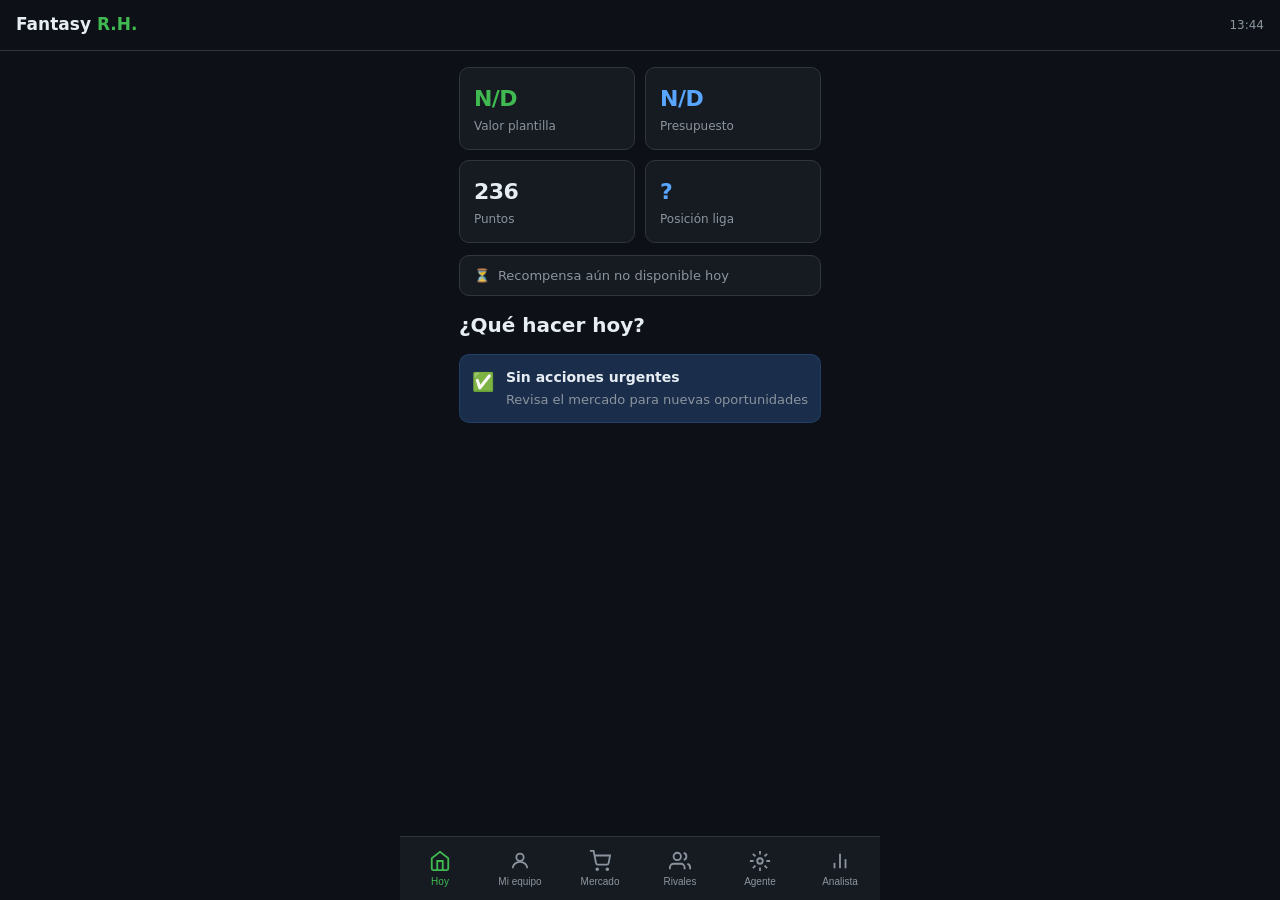
<file: index.html>
<!DOCTYPE html>
<html lang="es">
<head>
<meta charset="UTF-8">
<meta name="viewport" content="width=device-width, initial-scale=1.0, maximum-scale=1.0">
<meta name="apple-mobile-web-app-capable" content="yes">
<meta name="theme-color" content="#0d1117">
<title>Fantasy R.H.</title>
<style>
  :root {
    --bg: #0d1117; --surface: #161b22; --surface2: #1c2128; --border: #30363d;
    --text: #e6edf3; --muted: #8b949e;
    --green: #3fb950; --green-dim: #1a4a24;
    --red: #f85149; --red-dim: #4a1a1a;
    --amber: #d29922; --amber-dim: #3d2a00;
    --blue: #58a6ff; --blue-dim: #1a2d4a;
    --purple: #bc8cff; --purple-dim: #2d1a4a;
    --radius: 10px; --nav-h: 64px;
  }
  * { box-sizing: border-box; margin: 0; padding: 0; }
  html, body { height: 100%; background: var(--bg); color: var(--text); font-family: -apple-system, BlinkMacSystemFont, system-ui, sans-serif; font-size: 15px; line-height: 1.5; }
  body { display: flex; flex-direction: column; }
  header { position: sticky; top: 0; z-index: 100; background: var(--bg); border-bottom: 1px solid var(--border); padding: 12px 16px; display: flex; align-items: center; justify-content: space-between; }
  .logo { font-size: 17px; font-weight: 600; }
  .logo span { color: var(--green); }
  .updated { font-size: 12px; color: var(--muted); }
  main { flex: 1; overflow-y: auto; padding: 0 0 calc(var(--nav-h) + 16px); }
  nav { position: fixed; bottom: 0; left: 0; right: 0; height: var(--nav-h); background: var(--surface); border-top: 1px solid var(--border); display: flex; align-items: center; z-index: 100; }
  nav button { flex: 1; background: none; border: none; color: var(--muted); font-size: 10px; padding: 8px 4px; cursor: pointer; display: flex; flex-direction: column; align-items: center; gap: 4px; transition: color .15s; }
  nav button.active { color: var(--green); }
  nav button svg { width: 22px; height: 22px; }
  .section { display: none; padding: 16px; }
  .section.active { display: block; }
  .card { background: var(--surface); border: 1px solid var(--border); border-radius: var(--radius); padding: 14px 16px; margin-bottom: 12px; }
  .card-title { font-size: 13px; color: var(--muted); margin-bottom: 8px; }
  .summary-grid { display: grid; grid-template-columns: 1fr 1fr; gap: 10px; margin-bottom: 12px; }
  .stat-box { background: var(--surface); border: 1px solid var(--border); border-radius: var(--radius); padding: 14px; }
  .stat-value { font-size: 22px; font-weight: 700; letter-spacing: -0.5px; }
  .stat-label { font-size: 12px; color: var(--muted); margin-top: 2px; }
  .section-title { font-size: 18px; font-weight: 700; margin-bottom: 14px; }
  .today-header { font-size: 20px; font-weight: 700; margin-bottom: 14px; }
  .action-item { display: flex; align-items: flex-start; gap: 12px; padding: 12px; border-radius: var(--radius); margin-bottom: 8px; }
  .action-item.buy { background: var(--green-dim); border: 1px solid #2ea04326; }
  .action-item.sell { background: var(--red-dim); border: 1px solid #f8514926; }
  .action-item.warn { background: var(--amber-dim); border: 1px solid #d2992226; }
  .action-item.info { background: var(--blue-dim); border: 1px solid #58a6ff26; }
  .action-icon { font-size: 18px; flex-shrink: 0; margin-top: 1px; }
  .action-body { flex: 1; min-width: 0; }
  .action-title { font-weight: 600; font-size: 14px; }
  .action-detail { font-size: 13px; color: var(--muted); margin-top: 2px; }
  .action-price { font-size: 13px; color: var(--green); font-weight: 600; margin-top: 3px; }
  .player-row { display: flex; align-items: center; gap: 12px; padding: 11px 0; border-bottom: 1px solid var(--border); }
  .player-row:last-child { border-bottom: none; }
  .player-img-placeholder { width: 40px; height: 40px; border-radius: 50%; background: var(--surface2); display: flex; align-items: center; justify-content: center; font-size: 16px; flex-shrink: 0; }
  .player-info { flex: 1; min-width: 0; }
  .player-name { font-weight: 600; font-size: 14px; white-space: nowrap; overflow: hidden; text-overflow: ellipsis; }
  .player-meta { font-size: 12px; color: var(--muted); margin-top: 1px; }
  .player-right { text-align: right; flex-shrink: 0; }
  .player-value { font-size: 14px; font-weight: 600; }
  .player-pts { font-size: 12px; color: var(--muted); }
  .score-badge { display: inline-block; font-size: 12px; font-weight: 700; padding: 2px 8px; border-radius: 20px; margin-left: 4px; }
  .score-high { background: var(--green-dim); color: var(--green); }
  .score-mid { background: var(--amber-dim); color: var(--amber); }
  .score-low { background: var(--red-dim); color: var(--red); }
  .risk { display: inline-block; font-size: 11px; font-weight: 700; padding: 2px 7px; border-radius: 4px; }
  .risk-BAJO { background: var(--green-dim); color: var(--green); }
  .risk-MEDIO { background: var(--amber-dim); color: var(--amber); }
  .risk-ALTO { background: var(--red-dim); color: var(--red); }
  .risk-CRÍTICO { background: #5a0000; color: #ff6b6b; }
  /* Tipo de mercado */
  .type-badge { display: inline-block; font-size: 10px; font-weight: 700; padding: 2px 6px; border-radius: 4px; margin-left: 4px; vertical-align: middle; }
  .type-subasta { background: var(--blue-dim); color: var(--blue); }
  .type-clausulazo { background: var(--purple-dim); color: var(--purple); }
  /* Tendencia */
  .trend-up { color: var(--green); }
  .trend-down { color: var(--red); }
  .trend-stable { color: var(--muted); }
  .potential-ALTO { color: var(--green); font-weight: 700; }
  .potential-MEDIO { color: var(--amber); font-weight: 600; }
  .potential-BAJO { color: var(--muted); }
  /* Tabs dentro de sección */
  .tab-bar { display: flex; gap: 8px; margin-bottom: 14px; }
  .tab-btn { flex: 1; padding: 8px; background: var(--surface); border: 1px solid var(--border); border-radius: 8px; color: var(--muted); font-size: 13px; font-weight: 600; cursor: pointer; text-align: center; }
  .tab-btn.active { background: var(--green-dim); border-color: var(--green); color: var(--green); }
  .reasons { list-style: none; margin-top: 8px; }
  .reasons li { font-size: 12px; color: var(--muted); padding: 2px 0 2px 14px; position: relative; }
  .reasons li::before { content: "·"; position: absolute; left: 4px; }
  .loading { text-align: center; padding: 60px 20px; color: var(--muted); }
  .error-box { background: var(--red-dim); border: 1px solid #f8514926; border-radius: var(--radius); padding: 14px; font-size: 13px; }
  .rival-row { display: flex; align-items: center; justify-content: space-between; padding: 10px 0; border-bottom: 1px solid var(--border); }
  .rival-row:last-child { border-bottom: none; }
  .rival-pos { width: 24px; font-size: 13px; color: var(--muted); font-weight: 600; }
  .rival-name { flex: 1; font-weight: 600; font-size: 14px; }
  .rival-stats { text-align: right; font-size: 13px; }

  /* Estado jugador */
  .status-pill { display:inline-block; font-size:10px; font-weight:700; padding:1px 6px; border-radius:10px; margin-left:4px; vertical-align:middle; }
  .status-ok { background:var(--green-dim); color:var(--green); }
  .status-injured { background:var(--red-dim); color:var(--red); }
  .status-doubtful { background:var(--amber-dim); color:var(--amber); }
  .status-out_of_league { background:var(--surface2); color:var(--muted); }
  /* Carrusel alineaciones */
  .lineup-carousel { display:flex; overflow-x:auto; gap:12px; padding-bottom:8px; scroll-snap-type:x mandatory; -webkit-overflow-scrolling:touch; }
  .lineup-carousel::-webkit-scrollbar { display:none; }
  .lineup-card { min-width:85%; scroll-snap-align:start; background:var(--surface); border:1px solid var(--border); border-radius:var(--radius); padding:14px; flex-shrink:0; }
  .lineup-card.has-alert { border-color:var(--amber); }
  @media (min-width: 480px) { main { max-width: 480px; margin: 0 auto; } nav { max-width: 480px; left: 50%; transform: translateX(-50%); } }
</style>
</head>
<body>
<header>
  <div class="logo">Fantasy <span>R.H.</span></div>
  <div class="updated" id="last-updated">Cargando...</div>
</header>
<main>
  <!-- HOY -->
  <div class="section active" id="sec-hoy">
    <div class="summary-grid" id="summary-grid"></div>
    <div id="reward-status" style="margin-bottom:10px"></div>
    <div style="padding:4px 0 8px">
      <div class="today-header">¿Qué hacer hoy?</div>
      <div id="gk-alert"></div>
      <div id="today-actions"><div class="loading">Cargando...</div></div>
    </div>
  </div>
  <!-- MI EQUIPO -->
  <div class="section" id="sec-equipo">
    <div class="section-title">Mi equipo</div>
    <div id="team-list"><div class="loading">Cargando...</div></div>
  </div>
  <!-- MERCADO -->
  <div class="section" id="sec-mercado">
    <div class="section-title">Mercado</div>
    <div class="tab-bar">
      <div class="tab-btn active" onclick="switchMarketTab('subastas',this)">🏷️ Mercado</div>
      <div class="tab-btn" onclick="switchMarketTab('clausulazos',this)">🔒 Rivales</div>
    </div>
    <div id="market-subastas"></div>
    <div id="market-clausulazos" style="display:none"></div>
  </div>
  <!-- RIVALES -->
  <div class="section" id="sec-rivales">
    <div class="section-title">Rivales</div>
    <div id="rivals-list"><div class="loading">Cargando...</div></div>
  </div>
  <!-- AGENTE -->
  <div class="section" id="sec-agente">
    <div class="section-title">Agente <span style="font-size:12px;color:var(--amber);font-weight:normal">modo DRY RUN — solo recomendaciones</span></div>

    <div id="agente-content"><div class="loading">Cargando decisiones...</div></div>
  </div>

  <!-- AGENTE -->
  <div class="section" id="sec-agente">
    <div class="section-title">Agente <span style="font-size:12px;color:var(--amber);font-weight:normal">modo DRY RUN — solo recomendaciones</span></div>

    <div id="agente-content"><div class="loading">Cargando decisiones...</div></div>
  </div>

  <!-- OPORTUNIDADES -->
  <div class="section" id="sec-opor">
    <div class="section-title">Mejores oportunidades</div>
    <div id="opor-list"><div class="loading">Cargando...</div></div>
  </div>
  <!-- ANALISTA -->
  <div class="section" id="sec-analista">
    <div style="display:flex;justify-content:space-between;align-items:center;margin-bottom:14px">
      <div class="section-title" style="margin-bottom:0">Analista</div>
      <a id="pdf-link" href="#" target="_blank" style="background:var(--blue-dim);border:1px solid var(--blue);color:var(--blue);border-radius:6px;padding:6px 12px;font-size:12px;font-weight:600;cursor:pointer;text-decoration:none">📄 PDF</a>
    </div>
    <div id="analista-content"><div class="loading">Cargando análisis...</div></div>
  </div>
</main>
<nav>
  <button class="active" onclick="showTab('hoy',this)">
    <svg viewBox="0 0 24 24" fill="none" stroke="currentColor" stroke-width="2"><path d="M3 9l9-7 9 7v11a2 2 0 01-2 2H5a2 2 0 01-2-2z"/><polyline points="9 22 9 12 15 12 15 22"/></svg>Hoy
  </button>
  <button onclick="showTab('equipo',this)">
    <svg viewBox="0 0 24 24" fill="none" stroke="currentColor" stroke-width="2"><circle cx="12" cy="8" r="4"/><path d="M4 20c0-4 3.6-7 8-7s8 3 8 7"/></svg>Mi equipo
  </button>
  <button onclick="showTab('mercado',this)">
    <svg viewBox="0 0 24 24" fill="none" stroke="currentColor" stroke-width="2"><circle cx="9" cy="21" r="1"/><circle cx="20" cy="21" r="1"/><path d="M1 1h4l2.68 13.39a2 2 0 001.99 1.61h9.72a2 2 0 001.99-1.61L23 6H6"/></svg>Mercado
  </button>
  <button onclick="showTab('rivales',this)">
    <svg viewBox="0 0 24 24" fill="none" stroke="currentColor" stroke-width="2"><path d="M17 21v-2a4 4 0 00-4-4H5a4 4 0 00-4 4v2"/><circle cx="9" cy="7" r="4"/><path d="M23 21v-2a4 4 0 00-3-3.87M16 3.13a4 4 0 010 7.75"/></svg>Rivales
  </button>

  <button onclick="showTab('agente',this)">
    <svg viewBox="0 0 24 24" fill="none" stroke="currentColor" stroke-width="2"><circle cx="12" cy="12" r="3"/><path d="M12 1v4M12 19v4M4.22 4.22l2.83 2.83M16.95 16.95l2.83 2.83M1 12h4M19 12h4M4.22 19.78l2.83-2.83M16.95 7.05l2.83-2.83"/></svg>Agente
  </button>
  <button onclick="showTab('analista',this)">
    <svg viewBox="0 0 24 24" fill="none" stroke="currentColor" stroke-width="2"><line x1="18" y1="20" x2="18" y2="10"/><line x1="12" y1="20" x2="12" y2="4"/><line x1="6" y1="20" x2="6" y2="14"/></svg>Analista
  </button>
</nav>
<script>
const DATA = {};
const PENDING_ACTIONS = {};

function showTab(tab, btn) {
  document.querySelectorAll('.section').forEach(s => s.classList.remove('active'));
  document.querySelectorAll('nav button').forEach(b => b.classList.remove('active'));
  document.getElementById('sec-' + tab).classList.add('active');
  btn.classList.add('active');
}

function switchMarketTab(tab, btn) {
  document.querySelectorAll('.tab-btn').forEach(b => b.classList.remove('active'));
  btn.classList.add('active');
  document.getElementById('market-subastas').style.display = tab === 'subastas' ? 'block' : 'none';
  document.getElementById('market-clausulazos').style.display = tab === 'clausulazos' ? 'block' : 'none';
}

async function loadJSON(file) {
  try {
    const r = await fetch('data/' + file + '?t=' + Date.now());
    if (!r.ok) throw new Error(r.status);
    return await r.json();
  } catch(e) { return null; }
}

function fmt(n) {
  if (!n) return 'N/D';
  if (n >= 1000000) return (n/1000000).toFixed(2) + 'M€';
  return n + '€';
}

function scoreClass(s) { return s >= 65 ? 'score-high' : s >= 40 ? 'score-mid' : 'score-low'; }
function statusIcon(s) { return s === 'injured' ? ' 🤕' : s === 'doubtful' ? ' ❓' : s === 'out_of_league' ? ' ⛔' : ''; }
function statusPill(s) {
  if (!s || s === 'ok') return '';
  const labels = {injured:'LESIONADO', doubtful:'DUDOSO', out_of_league:'BAJA'};
  return `<span class="status-pill status-${s}">${labels[s]||s.toUpperCase()}</span>`;
}
function posIcon(pid) { return ['','🧤','🛡️','⚙️','⚽'][pid] || '👤'; }

function trendHTML(trend) {
  if (!trend) return '';
  const arrow = trend.recent_trend === 'subiendo' ? '↑' : trend.recent_trend === 'bajando' ? '↓' : '→';
  const cls = trend.recent_trend === 'subiendo' ? 'trend-up' : trend.recent_trend === 'bajando' ? 'trend-down' : 'trend-stable';
  const recovery = trend.recovery_potential > 0 ? ` · <span class="potential-${trend.potential_label}">↑${trend.recovery_potential.toFixed(0)}% hasta máx temporada (${trend.max_value_fmt})</span>` : '';
  return `<span class="${cls}">${arrow} ${trend.trend_pct > 0 ? '+' : ''}${trend.trend_pct}% reciente</span>${recovery}`;
}

function typeBadge(type) {
  if (type === 'clausulazo') return '<span class="type-badge type-clausulazo">🔒 Clausulazo</span>';
  return '<span class="type-badge type-subasta">🏷️ Subasta</span>';
}

function renderSummary(report, team) {
  const g = document.getElementById('summary-grid');
  const s = report?.summary || {};
  g.innerHTML = `
    <div class="stat-box"><div class="stat-value" style="color:var(--green)">${s.team_value_fmt || fmt(team?.team_value) || 'N/D'}</div><div class="stat-label">Valor plantilla</div></div>
    <div class="stat-box"><div class="stat-value" style="color:var(--blue)">${s.budget_fmt || 'N/D'}</div><div class="stat-label">Presupuesto</div></div>
    <div class="stat-box"><div class="stat-value">${s.points || team?.team_points || 0}</div><div class="stat-label">Puntos</div></div>
    <div class="stat-box"><div class="stat-value" style="color:var(--blue)">${s.my_position ? s.my_position + 'º' : '?'}</div><div class="stat-label">Posición liga</div></div>`;
}

function renderTodayActions(report) {
  const el = document.getElementById('today-actions');
  const gkEl = document.getElementById('gk-alert');
  let html = '';

  if (report?.summary?.goalkeeper_risk === 'CRÍTICO' || report?.summary?.goalkeeper_risk === 'ALTO') {
    gkEl.innerHTML = `<div class="action-item warn" style="margin-bottom:8px"><div class="action-icon">🧤</div><div class="action-body"><div class="action-title">Atención porteros</div><div class="action-detail">${report.summary.goalkeeper_recommendation}</div></div></div>`;
  }

  (report?.top_buys || []).filter(b => b.position_id !== 5).forEach(b => {
    const typeLabel = b.market_type === 'clausulazo' ? '🔒 Clausulazo' : '🏷️ Subasta';
    const trendTxt = b.trend ? ` · Máx histórico: ${b.trend.max_value_fmt}` : '';
    html += `<div class="action-item buy"><div class="action-icon">🟢</div><div class="action-body">
      <div class="action-title">Comprar: ${b.nickname} <span style="font-size:11px;color:var(--muted)">${typeLabel}</span></div>
      <div class="action-detail">${b.position} · ${b.average_points} pts/j${statusIcon(b.status)}${trendTxt}</div>
      <div class="action-price">${b.market_type === 'clausulazo' ? 'Precio fijo: ' : 'Puja recom: '}${b.recommended_bid_fmt} · Máx: ${b.max_bid_fmt}</div>
      <div class="action-detail" style="margin-top:4px;font-size:11px">${b.strategy_note}</div>
    </div></div>`;
  });

  (report?.sell_recommendations || []).forEach(s => {
    html += `<div class="action-item sell"><div class="action-icon">🔴</div><div class="action-body">
      <div class="action-title">Vender: ${s.nickname}</div>
      <div class="action-detail">${s.position} · ${s.reasons[0] || ''}</div>
    </div></div>`;
  });

  (report?.clause_risks || []).filter(c => c.risk_level === 'ALTO' || c.risk_level === 'CRÍTICO').forEach(c => {
    html += `<div class="action-item warn"><div class="action-icon">🚨</div><div class="action-body">
      <div class="action-title">Riesgo clausulazo: ${c.nickname} <span class="risk risk-${c.risk_level}">${c.risk_level}</span></div>
      <div class="action-detail">${c.recommendation}</div>
    </div></div>`;
  });

  if (!html) html = `<div class="action-item info"><div class="action-icon">✅</div><div class="action-body"><div class="action-title">Sin acciones urgentes</div><div class="action-detail">Revisa el mercado para nuevas oportunidades</div></div></div>`;
  el.innerHTML = html;
}

function renderTeam(team) {
  const el = document.getElementById('team-list');
  if (!team?.players?.length) { el.innerHTML = '<div class="error-box">Sin datos de plantilla.</div>'; return; }
  const posMap = {1:'Portero', 2:'Defensa', 3:'Centrocampista', 4:'Delantero'};
  const posIds = [1, 2, 3, 4];
  let html = '';
  posIds.forEach(pid => {
    const players = team.players.filter(p =>
      p.position_id === pid || p.position === posMap[pid]
    );
    if (!players.length) return;
    html += `<div class="card"><div class="card-title">${posMap[pid]}s</div>`;
    players.forEach(p => {
      const t = p.trend;
      html += `<div class="player-row">
        <div class="player-img-placeholder">${posIcon(p.position_id)}</div>
        <div class="player-info">
          <div class="player-name">${p.nickname} ${statusPill(p.status)}</div>
          <div class="player-meta">Cláusula: ${p.buyout_clause_fmt || p.buyout_clause_fmt || '—'}</div>
          ${t ? `<div class="player-meta">${trendHTML(t)}</div>` : ''}
        </div>
        <div class="player-right">
          <div class="player-value">${p.market_value_fmt || '—'}</div>
          <div class="player-pts">${p.week_points ?? 0} / ${p.average_points} pts</div>
        </div>
      </div>`;
    });
    html += '</div>';
  });
  if (!html) el.innerHTML = '<div class="error-box">Sin datos de plantilla.</div>';
  else el.innerHTML = html;
}

function renderMarketList(players, containerId, type) {
  const el = document.getElementById(containerId);
  // Filtrar entrenadores (position_id 5)
  const filtered = (players || []).filter(p => p.position_id !== 5);
  if (!filtered.length) {
    el.innerHTML = `<div class="card"><div style="color:var(--muted);text-align:center;padding:20px">Sin ${type} en este momento</div></div>`;
    return;
  }
  let html = `<div class="card"><div class="card-title">${filtered.length} jugadores</div>`;
  filtered.forEach(p => {
    const sc = p.score || 0;
    const t = p.trend;
    const isClause = p.market_type === 'clausulazo';
    const maxSeason = t?.max_value_fmt || '—';
    const compraLabel = isClause ? '🔒 Precio clausulazo' : '🏷️ Precio mercado';
    const compraValue = p.sale_price_fmt;
    const recLabel = isClause ? 'Precio fijo' : 'Puja recomendada';
    const recValue = isClause ? p.sale_price_fmt : p.recommended_bid_fmt;

    html += `<div class="player-row" style="align-items:flex-start;padding:14px 0">
      <div class="player-img-placeholder" style="margin-top:2px">${posIcon(p.position_id)}</div>
      <div class="player-info">
        <div class="player-name">${p.nickname} ${statusPill(p.status)}<span class="score-badge ${scoreClass(sc)}">${sc}</span></div>
        <div class="player-meta">${p.position}${p.seller ? ' · ' + p.seller : ''}</div>
        ${t ? `<div class="player-meta" style="margin-top:4px">${trendHTML(t)}</div>` : ''}
        <div style="display:grid;grid-template-columns:1fr 1fr 1fr;gap:6px;margin-top:8px">
          <div style="background:var(--surface2);border-radius:6px;padding:6px 8px">
            <div style="font-size:10px;color:var(--muted)">Máx temporada</div>
            <div style="font-size:13px;font-weight:700;color:var(--amber)">${maxSeason}</div>
          </div>
          <div style="background:var(--surface2);border-radius:6px;padding:6px 8px">
            <div style="font-size:10px;color:var(--muted)">${compraLabel}</div>
            <div style="font-size:13px;font-weight:700">${compraValue}</div>
          </div>
          <div style="background:var(--surface2);border-radius:6px;padding:6px 8px">
            <div style="font-size:10px;color:var(--muted)">${recLabel}</div>
            <div style="font-size:13px;font-weight:700;color:var(--green)">${recValue}</div>
          </div>
        </div>
      </div>
    </div>`;
  });
  html += '</div>';
  el.innerHTML = html;
}

function renderRivals(rivals) {
  const el = document.getElementById('rivals-list');
  if (!rivals?.rivals?.length) { el.innerHTML = '<div class="error-box">Sin datos de rivales.</div>'; return; }
  let html = '<div class="card">';
  rivals.rivals.forEach((r, i) => {
    html += `<div class="rival-row">
      <div class="rival-pos">${i+1}</div>
      <div class="rival-name">${r.manager}</div>
      <div class="rival-stats"><div style="font-weight:700">${r.points} pts</div><div style="font-size:12px;color:var(--muted)">${r.team_value_fmt}</div></div>
    </div>`;
  });
  html += '</div>';
  el.innerHTML = html;
}

function renderOpportunities(market) {
  const el = document.getElementById('opor-list');
  const all = (market?.players || []).filter(p => p.score >= 55 && p.position_id !== 5);
  if (!all.length) { el.innerHTML = '<div class="card"><div style="color:var(--muted);text-align:center;padding:20px">Sin oportunidades destacadas</div></div>'; return; }
  let html = '';
  all.slice(0, 8).forEach(p => {
    const sc = p.score || 0;
    const t = p.trend;
    html += `<div class="card">
      <div style="display:flex;justify-content:space-between;align-items:flex-start;margin-bottom:8px">
        <div>
          <span style="font-weight:700;font-size:15px">${p.name}</span>
          <span class="score-badge ${scoreClass(sc)}">${sc}</span>
          ${typeBadge(p.market_type)}
        </div>
        <div style="font-size:12px;color:var(--muted)">${p.position}</div>
      </div>
      ${t ? `<div style="font-size:12px;margin-bottom:8px">${trendHTML(t)}</div>` : ''}
      <div style="display:grid;grid-template-columns:1fr 1fr;gap:8px;margin-bottom:10px">
        <div><div style="font-size:11px;color:var(--muted)">Precio venta</div><div style="font-weight:600">${p.sale_price_fmt}</div></div>
        <div><div style="font-size:11px;color:var(--muted)">Valor mercado</div><div style="font-weight:600;color:var(--green)">${p.market_value_fmt}</div></div>
        <div><div style="font-size:11px;color:var(--muted)">${p.market_type === 'clausulazo' ? 'Precio fijo' : 'Puja recomendada'}</div><div style="font-weight:600;color:var(--blue)">${p.recommended_bid_fmt}</div></div>
        <div><div style="font-size:11px;color:var(--muted)">Puja máxima</div><div style="font-weight:600">${p.max_bid_fmt}</div></div>
      </div>
      <div style="font-size:11px;color:var(--amber);margin-bottom:6px">${p.strategy_note}</div>
      <ul class="reasons">${(p.reasons||[]).map(r=>'<li>'+r+'</li>').join('')}</ul>
    </div>`;
  });
  el.innerHTML = html;
}

async function init() {
  const [team, market, report, rivals, decisions, reward, analyst] = await Promise.all([
    loadJSON('team.json'), loadJSON('market.json'),
    loadJSON('report.json'), loadJSON('rivals.json'),
    loadJSON('decisions.json'), loadJSON('reward.json'),
    loadJSON('analyst_latest.json').catch(()=>null)
  ]);

  const ts = report?.generated_at || team?.updated_at || '';
  if (ts) {
    const d = new Date(ts);
    document.getElementById('last-updated').textContent = d.toLocaleTimeString('es',{hour:'2-digit',minute:'2-digit'});
  }

  renderReward(reward);
  renderSummary(report, team);
  renderTodayActions(report);
  renderTeam(team);
  renderMarketList(market?.subastas, 'market-subastas', 'jugadores en el mercado');
  renderMarketList(market?.clausulazos, 'market-clausulazos', 'jugadores de rivales');
  renderRivals(rivals);
  renderAgente(decisions);
  DATA.analyst = analyst;
  if (typeof renderAnalista === 'function') renderAnalista(analyst);
  updatePDFLink();
  updatePDFLink();
}



function playerLineupRow(icon, pos, p) {
  if (!p) return '';
  const pill = statusPill(p.status);
  const color = p.is_available === false ? 'color:var(--amber)' : '';
  return `<div style="font-size:12px;${color}"><span style="color:var(--muted);width:80px;display:inline-block">${icon} ${pos}</span> ${p.name}${pill} <span style="color:var(--muted)">(${p.avg_pts} pts/j)</span></div>`;
}

function actionIcon(action) {
  return {sell:'🔴', bid:'🟢', offer:'🔒', lineup:'📋', hold:'⏸️'}[action] || '❓';
}
function actionLabel(action) {
  return {sell:'VENDER', bid:'PUJAR', offer:'CLAUSULAZO', lineup:'ALINEACIÓN', hold:'ESPERAR'}[action] || action.toUpperCase();
}
function actionColor(action) {
  return {sell:'var(--red)', bid:'var(--green)', offer:'var(--purple)', lineup:'var(--blue)', hold:'var(--muted)'}[action] || 'var(--text)';
}

function renderAgente(decisions) {
  const el = document.getElementById('agente-content');
  if (!decisions) { el.innerHTML = '<div class="error-box">Sin datos del agente. Ejecuta el workflow de informe.</div>'; return; }

  let html = '';

  // Avisos
  if (decisions.warnings?.length) {
    decisions.warnings.forEach(w => {
      html += `<div class="action-item warn" style="margin-bottom:8px">
        <div class="action-icon">⚠️</div>
        <div class="action-body"><div class="action-title">${w}</div></div>
      </div>`;
    });
  }

  // Top 3 alineaciones en carrusel
  const lineups = decisions.top_lineups?.length ? decisions.top_lineups : (decisions.best_lineup ? [decisions.best_lineup] : []);
  if (lineups.length) {
    const labels = ['🥇 Mejor 11', '🥈 2ª opción', '🥉 3ª opción'];
    html += `<div class="card-title" style="margin-bottom:8px">⚽ Alineaciones recomendadas</div>
    <div class="lineup-carousel">`;
    lineups.forEach((bl, idx) => {
      const hasAlert = bl.has_unavailable || bl.alerts?.length;
      html += `<div class="lineup-card ${hasAlert ? 'has-alert' : ''}">
        <div style="font-weight:700;margin-bottom:6px">${labels[idx]||'Opción '+(idx+1)} · ${bl.formation.join('-')} · <span style="color:var(--green)">${bl.total_avg_points} pts/j</span></div>
        ${(bl.alerts||[]).map(a=>`<div style="font-size:11px;color:var(--amber);margin-bottom:4px">⚠️ ${a}</div>`).join('')}
        <div style="display:grid;gap:5px;margin-top:6px">
          ${playerLineupRow('🧤','Portero', bl.goalkeeper)}
          ${(bl.defenders||[]).map(p=>playerLineupRow('🛡️','Defensa',p)).join('')}
          ${(bl.midfielders||[]).map(p=>playerLineupRow('⚙️','Medio',p)).join('')}
          ${(bl.strikers||[]).map(p=>playerLineupRow('⚽','Delantero',p)).join('')}
        </div>
        ${bl.bench?.length ? `<div style="margin-top:8px;padding-top:8px;border-top:1px solid var(--border);font-size:11px;color:var(--muted)">Suplentes: ${bl.bench.map(p=>p.name+(p.status&&p.status!=='ok'?' '+statusIcon(p.status):'')).join(', ')}</div>` : ''}
      </div>`;
    });
    html += `</div>`;
  }

  // Necesidades de posición por lesionados
  if (decisions.position_needs?.length) {
    decisions.position_needs.forEach(need => {
      html += `<div class="action-item ${need.urgency === 'URGENTE' ? 'warn' : 'info'}" style="margin-bottom:8px">
        <div class="action-icon">${need.urgency === 'URGENTE' ? '🚨' : '⚠️'}</div>
        <div class="action-body">
          <div class="action-title">${need.urgency}: buscar ${need.position}</div>
          <div class="action-detail">${need.message}</div>
        </div>
      </div>`;
    });
  }

  // Decisiones del agente
  if (!decisions.decisions?.length) {
    html += `<div class="card"><div style="color:var(--muted);text-align:center;padding:20px">Sin acciones recomendadas ahora mismo</div></div>`;
  } else {
    html += `<div class="card-title" style="margin-bottom:8px">📋 Acciones recomendadas (${decisions.decisions.length})</div>`;
    decisions.decisions.forEach((d, i) => {
      const hiddenKey = d.player_id + '_' + d.action;
      if (getHiddenActions().includes(hiddenKey)) return;

      const priorityLabel = d.priority <= 3 ? 'Urgente' : d.priority <= 5 ? 'Normal' : 'Opcional';
      const playerPos   = d.position || '';
      const playerPosId = d.position_id || 0;
      const dStatus     = d.status || 'ok';
      const posLabel    = playerPos ? posIcon(playerPosId) + ' ' + playerPos : '';
      // Guardar datos de la acción en el dataset del elemento para acceder desde el botón
      const cardId = 'action-card-' + i;
      PENDING_ACTIONS[i] = d;  // guardar referencia global

      html += '<div id="' + cardId + '" class="card" style="border-left:3px solid ' + actionColor(d.action) + '">'
        + '<div style="display:flex;justify-content:space-between;align-items:center;margin-bottom:4px">'
        + '<div style="font-weight:700">' + actionIcon(d.action) + ' ' + actionLabel(d.action) + ': ' + d.player_name + '</div>'
        + '<span class="score-badge ' + (d.priority <= 3 ? 'score-high' : 'score-mid') + '">' + priorityLabel + '</span>'
        + '</div>'
        + (posLabel ? '<div style="font-size:12px;color:var(--muted);margin-bottom:6px">' + posLabel + ' ' + statusPill(dStatus) + '</div>' : '')
        + '<div style="font-size:12px;color:var(--muted);margin-bottom:8px">' + d.reason + '</div>'
        + (d.amount ? '<div style="font-size:13px;font-weight:600;color:' + actionColor(d.action) + ';margin-bottom:10px">' + (d.action === 'sell' ? 'Precio sugerido' : 'Cantidad') + ': ' + d.amount_fmt + '</div>' : '')
        + '<button id="btn-executed-' + i + '" onclick="markExecuted(PENDING_ACTIONS[' + i + '],' + i + ')" '
        + 'style="width:100%;margin-top:4px;padding:8px;background:var(--surface2);border:1px solid var(--border);border-radius:6px;color:var(--muted);font-size:12px;font-weight:600;cursor:pointer">'
        + '✅ Marcar como ejecutada</button>'
        + '</div>';
    });
  }

  // Bloqueadas
  if (decisions.blocked?.length) {
    html += `<div class="card-title" style="margin:12px 0 8px">🚫 Acciones bloqueadas por seguridad (${decisions.blocked.length})</div>`;
    decisions.blocked.forEach(b => {
      html += `<div class="card" style="border-left:3px solid var(--muted);opacity:0.7">
        <div style="font-weight:600;font-size:13px">⏸️ ${b.player}</div>
        <div style="font-size:12px;color:var(--muted);margin-top:4px">${b.reason}</div>
      </div>`;
    });
  }

  el.innerHTML = html;
}

function getExecutionInstructions(d) {
  if (d.action === 'sell') {
    return `1. Abre LaLiga Fantasy → Mi equipo<br>
            2. Pulsa sobre <strong>${d.player_name}</strong><br>
            3. Selecciona "Poner en venta"<br>
            4. Precio sugerido: <strong>${d.amount_fmt}</strong><br>
            5. Confirma la venta`;
  }
  if (d.action === 'bid') {
    return `1. Abre LaLiga Fantasy → Mercado<br>
            2. Busca <strong>${d.player_name}</strong><br>
            3. Pulsa "Pujar"<br>
            4. Introduce: <strong>${d.amount_fmt}</strong><br>
            5. Confirma la puja`;
  }
  if (d.action === 'offer') {
    return `1. Abre LaLiga Fantasy → Mercado → Rivales<br>
            2. Busca <strong>${d.player_name}</strong><br>
            3. Pulsa "Ejecutar clausulazo"<br>
            4. Precio fijo: <strong>${d.amount_fmt}</strong><br>
            5. Confirma la operación`;
  }
  if (d.action === 'lineup') {
    return `El ajuste de alineación se ejecuta automáticamente cada jueves a las 22:00.<br>
            También puedes ejecutarlo manualmente desde GitHub → Actions → "Ajuste alineación jueves"`;
  }
  return 'Consulta el dashboard para más detalles.';
}

function renderReward(reward) {
  const el = document.getElementById('reward-status');
  if (!el) return;

  if (!reward) {
    el.innerHTML = `<div style="display:flex;align-items:center;gap:8px;padding:10px 14px;background:var(--surface);border:1px solid var(--border);border-radius:var(--radius);font-size:13px">
      <span>🎁</span>
      <span style="color:var(--muted)">Recompensa diaria: sin datos</span>
    </div>`;
    return;
  }

  const status = reward.status;
  const today = new Date().toISOString().slice(0, 10);
  const claimedToday = reward.last_claimed_date === today;

  let icon, text, color, bg, border;

  if (status === 'not_available' || status === 'claimed') {
    const lastDate = reward.last_claimed_date || '';
    if (lastDate === today) {
      icon = '✅';
      text = 'Recompensa reclamada hoy';
      if (reward.reward_amount_fmt && reward.reward_amount > 0) text += ` · ${reward.reward_amount_fmt}`;
      color = 'var(--green)';
      bg = 'var(--green-dim)';
      border = '#2ea04326';
    } else {
      icon = '⏳';
      text = 'Recompensa aún no disponible hoy';
      color = 'var(--muted)';
      bg = 'var(--surface)';
      border = 'var(--border)';
    }
  } else if (status === 'check_failed' || status === 'claim_failed') {
    icon = '❌';
    text = 'Error al reclamar la recompensa — se reintentará a las 20:00';
    color = 'var(--red)';
    bg = 'var(--red-dim)';
    border = '#f8514926';
  } else {
    icon = '🎁';
    text = 'Recompensa diaria: estado desconocido';
    color = 'var(--muted)';
    bg = 'var(--surface)';
    border = 'var(--border)';
  }

  el.innerHTML = `<div style="display:flex;align-items:center;gap:8px;padding:10px 14px;background:${bg};border:1px solid ${border};border-radius:var(--radius);font-size:13px">
    <span>${icon}</span>
    <span style="color:${color};font-weight:500">${text}</span>
  </div>`;
}

// ── ANALISTA ─────────────────────────────────────────────────────────────────

function renderAnalista(analyst) {
  const el = document.getElementById('analista-content');
  if (!analyst) {
    el.innerHTML = `<div class="card" style="text-align:center;padding:30px;color:var(--muted)">
      <div style="font-size:24px;margin-bottom:8px">📊</div>
      <div style="font-weight:600;margin-bottom:4px">Sin datos del analista</div>
      <div style="font-size:12px">El primer informe se generará el primer lunes del próximo mes.<br>Puedes ejecutarlo manualmente desde GitHub Actions → "Analista mensual".</div>
    </div>`;
    return;
  }

  const s = analyst.summary || {};
  const pat = analyst.patrimony || {};
  const pts = analyst.points || {};
  const dec = analyst.decisions || {};

  let html = '';

  // Resumen general
  html += `<div class="card" style="margin-bottom:12px">
    <div class="card-title">📊 Resumen del período · ${analyst.period_days || 0} días</div>
    <div style="display:grid;grid-template-columns:1fr 1fr;gap:8px;margin-top:8px">
      <div style="background:var(--surface2);border-radius:8px;padding:10px">
        <div style="font-size:11px;color:var(--muted)">Crecimiento patrimonio</div>
        <div style="font-size:18px;font-weight:700;color:${s.patrimony_growth_pct>=0?'var(--green)':'var(--red)'}">${s.patrimony_growth_pct>=0?'+':''}${s.patrimony_growth_pct||0}%</div>
      </div>
      <div style="background:var(--surface2);border-radius:8px;padding:10px">
        <div style="font-size:11px;color:var(--muted)">Puntos ganados</div>
        <div style="font-size:18px;font-weight:700;color:var(--blue)">+${s.points_gained||0}</div>
      </div>
      <div style="background:var(--surface2);border-radius:8px;padding:10px">
        <div style="font-size:11px;color:var(--muted)">Posición (inicio → fin)</div>
        <div style="font-size:18px;font-weight:700">${s.position_start||'?'}º → ${s.position_end||'?'}º</div>
      </div>
      <div style="background:var(--surface2);border-radius:8px;padding:10px">
        <div style="font-size:11px;color:var(--muted)">Tasa de éxito</div>
        <div style="font-size:18px;font-weight:700;color:var(--green)">${s.success_rate||0}%</div>
      </div>
    </div>
  </div>`;

  // Patrimonio
  if (pat.rivals?.length) {
    html += `<div class="card" style="margin-bottom:12px">
      <div class="card-title">💰 Evolución patrimonial</div>
      <div style="display:grid;grid-template-columns:1fr 1fr 1fr;gap:6px;font-size:12px;font-weight:600;color:var(--muted);padding:8px 0 4px">
        <div>Manager</div><div style="text-align:right">Inicio</div><div style="text-align:right">Crecimiento</div>
      </div>`;
    pat.rivals.forEach(r => {
      const isMe = r.manager === 'Serpa93';
      const color = r.growth_pct >= 0 ? 'var(--green)' : 'var(--red)';
      html += `<div style="display:grid;grid-template-columns:1fr 1fr 1fr;gap:6px;font-size:13px;padding:6px 0;border-top:1px solid var(--border);${isMe?'font-weight:700':''}">
        <div>${isMe?'⭐ ':''} ${r.manager}</div>
        <div style="text-align:right;color:var(--muted)">${r.first_fmt}</div>
        <div style="text-align:right;color:${color}">${r.growth_pct>=0?'+':''}${r.growth_pct}%</div>
      </div>`;
    });
    html += `</div>`;
  }

  // Puntos
  if (pts.rivals?.length) {
    html += `<div class="card" style="margin-bottom:12px">
      <div class="card-title">🏆 Evolución de puntos</div>
      <div style="display:grid;grid-template-columns:1fr 1fr 1fr;gap:6px;font-size:12px;font-weight:600;color:var(--muted);padding:8px 0 4px">
        <div>Manager</div><div style="text-align:right">Total</div><div style="text-align:right">Ganados</div>
      </div>`;
    pts.rivals.forEach(r => {
      const isMe = r.manager === 'Serpa93';
      html += `<div style="display:grid;grid-template-columns:1fr 1fr 1fr;gap:6px;font-size:13px;padding:6px 0;border-top:1px solid var(--border);${isMe?'font-weight:700':''}">
        <div>${isMe?'⭐ ':''} ${r.manager}</div>
        <div style="text-align:right">${r.last_points}</div>
        <div style="text-align:right;color:var(--blue)">+${r.points_gained}</div>
      </div>`;
    });
    html += `</div>`;
  }

  // Decisiones ejecutadas
  if (dec.actions?.length) {
    html += `<div class="card" style="margin-bottom:12px">
      <div class="card-title">📋 Decisiones ejecutadas (${dec.total})</div>
      <div style="display:flex;gap:8px;margin:8px 0;flex-wrap:wrap">
        ${Object.entries(dec.by_result||{}).map(([k,v])=>v>0?`<span style="font-size:11px;padding:2px 8px;border-radius:10px;background:var(--surface2)">${k}: ${v}</span>`:'').join('')}
      </div>`;
    dec.actions.slice(0,10).forEach(a => {
      const resultColor = {won:'var(--green)',sold:'var(--green)',executed:'var(--green)',lost:'var(--red)',unknown:'var(--muted)',pending:'var(--amber)'}[a.result||'unknown']||'var(--muted)';
      html += `<div style="padding:8px 0;border-top:1px solid var(--border);font-size:12px">
        <div style="font-weight:600">${actionIcon(a.action)} ${a.player_name} <span style="color:${resultColor}">${a.result||'pendiente'}</span></div>
        <div style="color:var(--muted)">${a.executed_at?.slice(0,10)||''} · ${a.result_detail||''}</div>
      </div>`;
    });
    html += `</div>`;
  }

  el.innerHTML = html;
}

// ── BOTÓN EJECUTADA EN AGENTE ─────────────────────────────────────────────────

// Acciones ocultas localmente (sessionStorage)
function getHiddenActions() {
  try { return JSON.parse(sessionStorage.getItem('hidden_actions') || '[]'); } catch { return []; }
}
function hideAction(actionId) {
  const hidden = getHiddenActions();
  if (!hidden.includes(actionId)) hidden.push(actionId);
  sessionStorage.setItem('hidden_actions', JSON.stringify(hidden));
}

async function markExecuted(d, btnId) {
  const btn = document.getElementById('btn-executed-' + btnId);
  btn.disabled = true;
  btn.textContent = '⏳';

  // 1. Ocultar visualmente
  hideAction(d.player_id + '_' + d.action);
  document.getElementById('action-card-' + btnId).style.display = 'none';

  // 2. Disparar workflow via Scriptable
  const actionData = JSON.stringify({
    action: d.action,
    player_id: d.player_id,
    player_name: d.player_name,
    amount: d.amount,
    market_id: d.market_id,
    position: d.position || '',
    position_id: d.position_id || 0,
  });

  const encoded = encodeURIComponent(actionData);
  const scriptableURL = `scriptable:///run?scriptName=Registrar%20Acci%C3%B3n%20Fantasy&action=${encoded}`;
  window.location.href = scriptableURL;
}

// ── PDF ───────────────────────────────────────────────────────────────────────

function updatePDFLink() {
  const analyst = DATA.analyst;
  const link = document.getElementById('pdf-link');
  if (!link) return;
  if (!analyst || !analyst.month) {
    link.href = '#';
    link.onclick = () => { alert('Sin datos del analista aún. Ejecuta el workflow "Analista mensual" primero.'); return false; };
  } else {
    link.href = `data/reports/analyst_${analyst.month}.html`;
    link.onclick = null;
  }
}

init();
setInterval(init, 5 * 60 * 1000);
</script>
</body>
</html>
</file>
